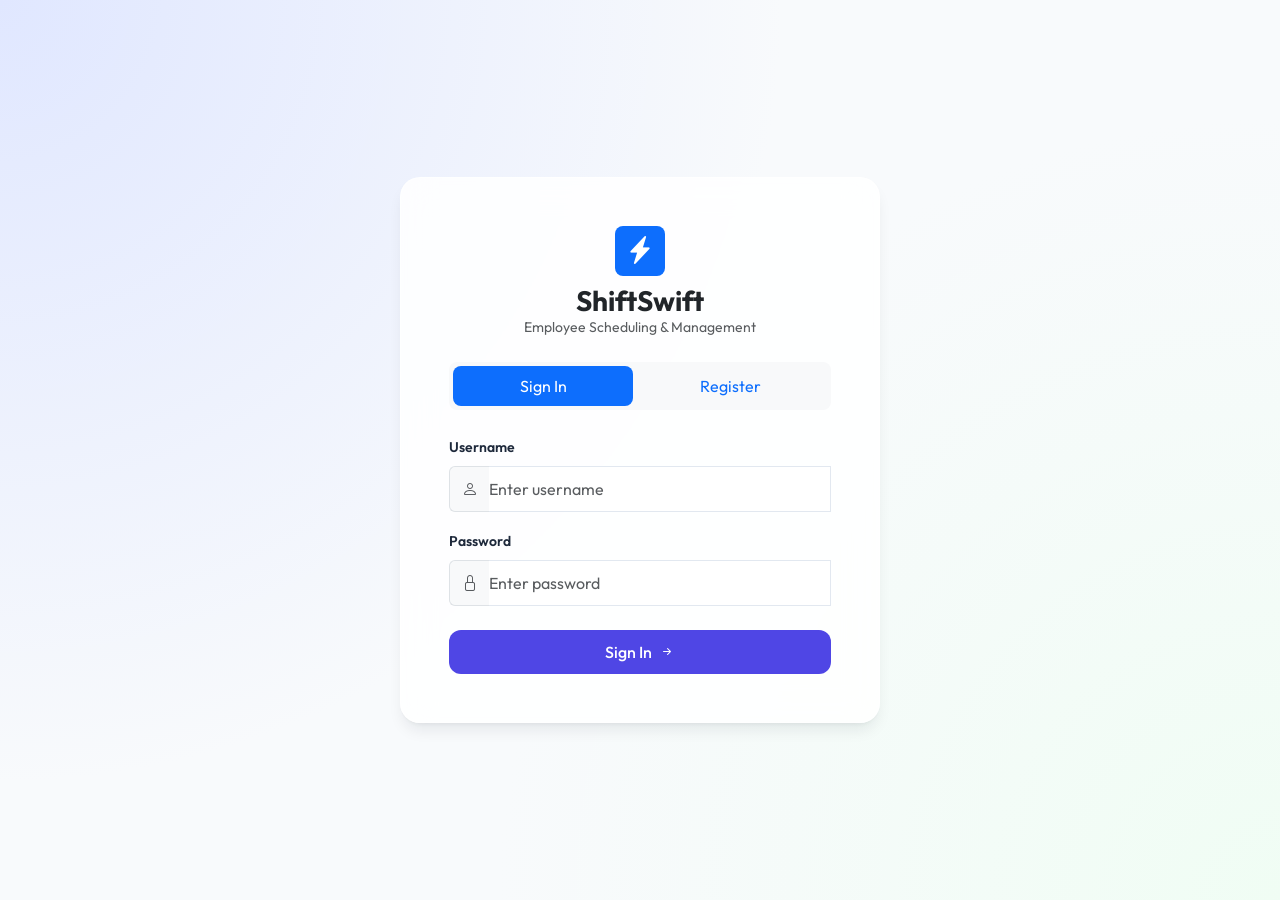
<file: Frontend/index.html>
<!DOCTYPE html>
<html lang="en">
<head>
  <meta charset="UTF-8">
  <meta name="viewport" content="width=device-width, initial-scale=1.0">
  <title>ShiftSwift - Portal Redirect</title>
  <!-- Bootstrap 5 CSS -->
  <link href="https://cdn.jsdelivr.net/npm/bootstrap@5.3.2/dist/css/bootstrap.min.css" rel="stylesheet">
  <link rel="stylesheet" href="css/style.css">
  <style>
    body {
      min-height: 100vh;
      display: flex;
      align-items: center;
      justify-content: center;
      background: radial-gradient(circle at 50% 50%, #e0e7ff 0%, #f8fafc 100%);
    }
  </style>
</head>
<body>
  <div class="text-center">
    <div class="spinner-border text-primary" role="status" style="width: 3rem; height: 3rem;">
      <span class="visually-hidden">Loading...</span>
    </div>
    <h4 class="mt-3 fw-bold">Authenticating session...</h4>
    <p class="text-muted">Redirecting you to the workspace portal</p>
  </div>

  <script src="js/config.js"></script>
  <script src="js/auth.js"></script>
  <script>
    document.addEventListener("DOMContentLoaded", () => {
      // Check session
      if (Auth.isAuthenticated()) {
        window.location.replace("dashboard.html");
      } else {
        window.location.replace("login.html");
      }
    });
  </script>
</body>
</html>
</file>
<file: Frontend/css/style.css>
@import url('https://fonts.googleapis.com/css2?family=Outfit:wght@300;400;500;600;700;800&display=swap');

:root {
  --font-family: 'Outfit', sans-serif;
  --bg-primary: #f8fafc;
  --bg-sidebar: #0f172a;
  --bg-card: #ffffff;
  
  --primary-color: #4f46e5;
  --primary-hover: #4338ca;
  --primary-light: #e0e7ff;
  
  --secondary-color: #64748b;
  --success-color: #10b981;
  --warning-color: #f59e0b;
  --danger-color: #ef4444;
  --info-color: #06b6d4;
  
  --text-main: #1e293b;
  --text-muted: #64748b;
  --border-color: #e2e8f0;
  
  --shadow-sm: 0 1px 3px rgba(0,0,0,0.05), 0 1px 2px rgba(0,0,0,0.02);
  --shadow-md: 0 4px 6px -1px rgba(0,0,0,0.05), 0 2px 4px -1px rgba(0,0,0,0.03);
  --shadow-lg: 0 10px 15px -3px rgba(15,23,42,0.08), 0 4px 6px -4px rgba(15,23,42,0.08);
  
  --radius-sm: 0.375rem;
  --radius-md: 0.75rem;
  --radius-lg: 1.25rem;
  
  --transition-smooth: all 0.3s cubic-bezier(0.4, 0, 0.2, 1);
}

body {
  font-family: var(--font-family);
  background-color: var(--bg-primary);
  color: var(--text-main);
  overflow-x: hidden;
}

/* Auth Pages Style */
.auth-wrapper {
  min-height: 100vh;
  display: flex;
  align-items: center;
  justify-content: center;
  background: radial-gradient(circle at 0% 0%, #e0e7ff 0%, transparent 50%),
              radial-gradient(circle at 100% 100%, #f0fdf4 0%, transparent 50%),
              #f8fafc;
}

.auth-card {
  width: 100%;
  max-width: 480px;
  background: rgba(255, 255, 255, 0.85);
  backdrop-filter: blur(16px);
  border: 1px solid rgba(255, 255, 255, 0.6);
  border-radius: var(--radius-lg);
  box-shadow: var(--shadow-lg);
  transition: var(--transition-smooth);
}

.auth-card:hover {
  transform: translateY(-4px);
}

/* Sidebar Dashboard Layout */
.app-container {
  display: flex;
  min-height: 100vh;
}

.sidebar {
  width: 260px;
  background-color: var(--bg-sidebar);
  color: #f8fafc;
  display: flex;
  flex-direction: column;
  transition: var(--transition-smooth);
  flex-shrink: 0;
  z-index: 100;
}

.sidebar-brand {
  height: 70px;
  display: flex;
  align-items: center;
  padding: 0 1.5rem;
  border-bottom: 1px solid rgba(255, 255, 255, 0.05);
}

.sidebar-menu {
  padding: 1.5rem 0.75rem;
  flex-grow: 1;
}

.sidebar-link {
  display: flex;
  align-items: center;
  padding: 0.75rem 1rem;
  color: #94a3b8;
  text-decoration: none;
  border-radius: var(--radius-md);
  margin-bottom: 0.5rem;
  transition: var(--transition-smooth);
  font-weight: 500;
  gap: 0.75rem;
}

.sidebar-link i {
  font-size: 1.25rem;
}

.sidebar-link:hover, .sidebar-link.active {
  background-color: rgba(255, 255, 255, 0.07);
  color: #ffffff;
}

.sidebar-link.active {
  background-color: var(--primary-color);
  color: #ffffff;
}

.sidebar-footer {
  padding: 1rem;
  border-top: 1px solid rgba(255, 255, 255, 0.05);
}

.main-content {
  flex-grow: 1;
  display: flex;
  flex-direction: column;
  min-width: 0; /* flex-box overflow fix */
}

.top-navbar {
  height: 70px;
  background-color: var(--bg-card);
  border-bottom: 1px solid var(--border-color);
  display: flex;
  align-items: center;
  justify-content: space-between;
  padding: 0 2rem;
}

.content-body {
  padding: 2rem;
  flex-grow: 1;
  overflow-y: auto;
}

/* Custom premium elements */
.stat-card {
  background: var(--bg-card);
  border: 1px solid var(--border-color);
  border-radius: var(--radius-md);
  padding: 1.5rem;
  box-shadow: var(--shadow-sm);
  transition: var(--transition-smooth);
  position: relative;
  overflow: hidden;
}

.stat-card:hover {
  transform: translateY(-3px);
  box-shadow: var(--shadow-md);
  border-color: var(--primary-light);
}

.stat-icon {
  width: 48px;
  height: 48px;
  border-radius: var(--radius-sm);
  display: flex;
  align-items: center;
  justify-content: center;
  font-size: 1.5rem;
}

.data-card {
  background: var(--bg-card);
  border: 1px solid var(--border-color);
  border-radius: var(--radius-md);
  box-shadow: var(--shadow-sm);
  overflow: hidden;
}

.data-card-header {
  padding: 1.25rem 1.5rem;
  border-bottom: 1px solid var(--border-color);
  background-color: #ffffff;
  display: flex;
  align-items: center;
  justify-content: space-between;
}

.premium-btn {
  background-color: var(--primary-color);
  color: white;
  border: none;
  font-weight: 500;
  border-radius: var(--radius-md);
  padding: 0.625rem 1.25rem;
  transition: var(--transition-smooth);
}

.premium-btn:hover {
  background-color: var(--primary-hover);
  color: white;
  transform: translateY(-1px);
}

.table th {
  font-weight: 600;
  color: var(--text-muted);
  background-color: #f8fafc;
  border-bottom-width: 1px;
  padding: 0.875rem 1.5rem;
}

.table td {
  padding: 0.875rem 1.5rem;
  vertical-align: middle;
}

.table tr {
  transition: var(--transition-smooth);
}

.table tbody tr:hover {
  background-color: rgba(79, 70, 229, 0.02);
}

/* Modals glass effect */
.modal-content {
  border-radius: var(--radius-lg);
  border: none;
  box-shadow: var(--shadow-lg);
}

.modal-header {
  border-bottom: 1px solid var(--border-color);
  padding: 1.5rem;
}

.modal-footer {
  border-top: 1px solid var(--border-color);
  padding: 1.25rem 1.5rem;
}

/* Inputs styling */
.form-control, .form-select {
  border-radius: var(--radius-md);
  border: 1px solid var(--border-color);
  padding: 0.625rem 0.875rem;
  transition: var(--transition-smooth);
}

.form-control:focus, .form-select:focus {
  border-color: var(--primary-color);
  box-shadow: 0 0 0 4px var(--primary-light);
}

/* Badges styling */
.badge {
  font-weight: 500;
  padding: 0.4em 0.7em;
  border-radius: var(--radius-sm);
}

/* Responsive sidebar */
@media (max-width: 991.98px) {
  .sidebar {
    position: fixed;
    left: -260px;
    height: 100vh;
  }
  .sidebar.show {
    left: 0;
  }
  .top-navbar {
    padding: 0 1rem;
  }
}

/* Micro-animations */
@keyframes fadeIn {
  from { opacity: 0; transform: translateY(10px); }
  to { opacity: 1; transform: translateY(0); }
}

.fade-in {
  animation: fadeIn 0.4s ease forwards;
}
</file>
